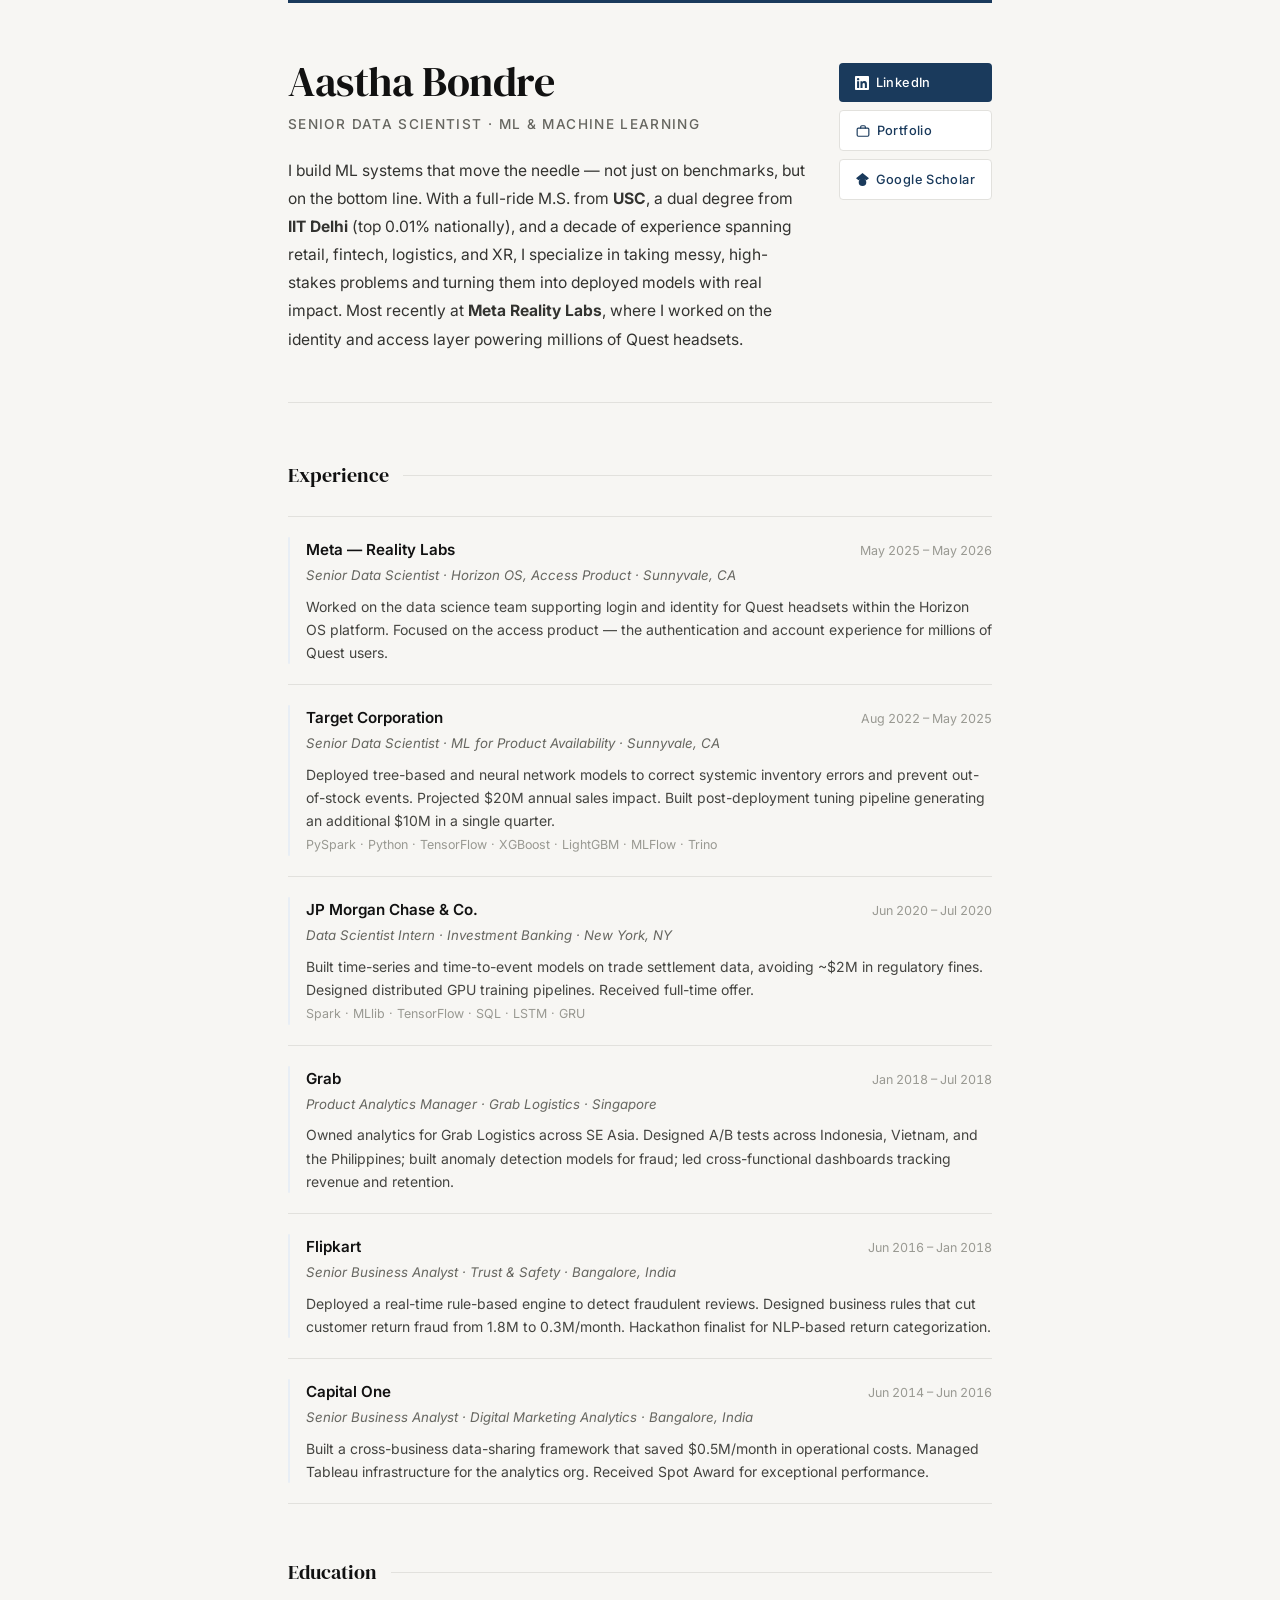
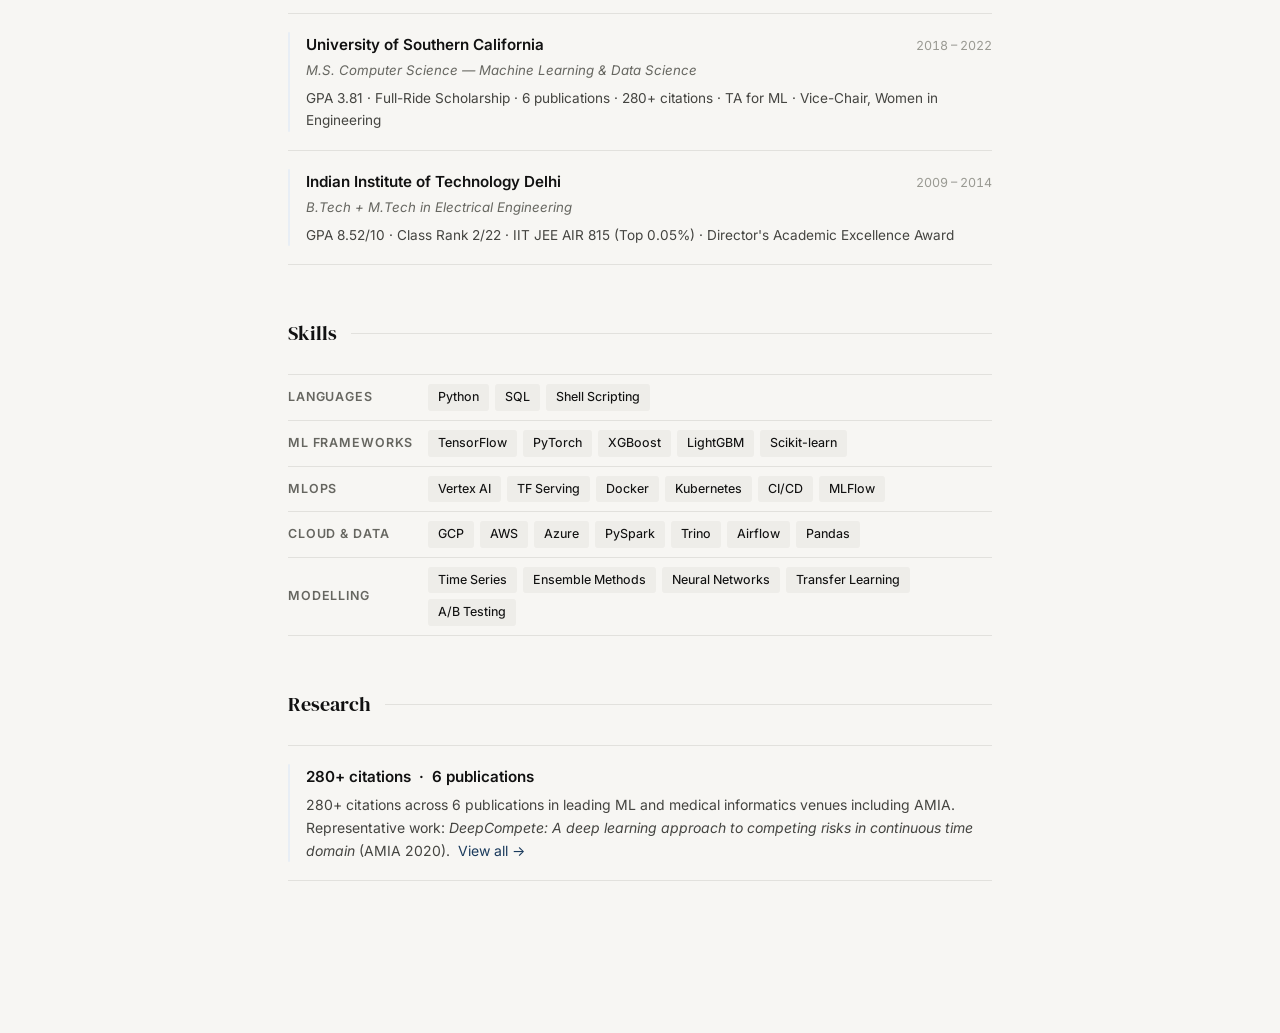
<file: index.html>
<!DOCTYPE html>
<html lang="en">
<head>
  <meta charset="UTF-8" />
  <meta name="viewport" content="width=device-width, initial-scale=1.0" />
  <title>Aastha Bondre — Data Scientist</title>
  <link rel="preconnect" href="https://fonts.googleapis.com">
  <link rel="preconnect" href="https://fonts.gstatic.com" crossorigin>
  <link href="https://fonts.googleapis.com/css2?family=DM+Serif+Display&family=Inter:wght@400;450;500;600&display=swap" rel="stylesheet">
  <link rel="stylesheet" href="styles.css">
</head>
<body>
<div class="page">
  <div class="top-rule"></div>
  <div id="header"></div>
  <div id="experience"></div>
  <div id="education"></div>
  <div id="skills"></div>
  <div id="research"></div>
</div>

<script src="data.js"></script>
<script src="render.js"></script>
<script>
  renderHeader("header");
  renderExperience("experience");
  renderEducation("education");
  renderSkills("skills");
  renderResearch("research");
</script>
</body>
</html>
</file>
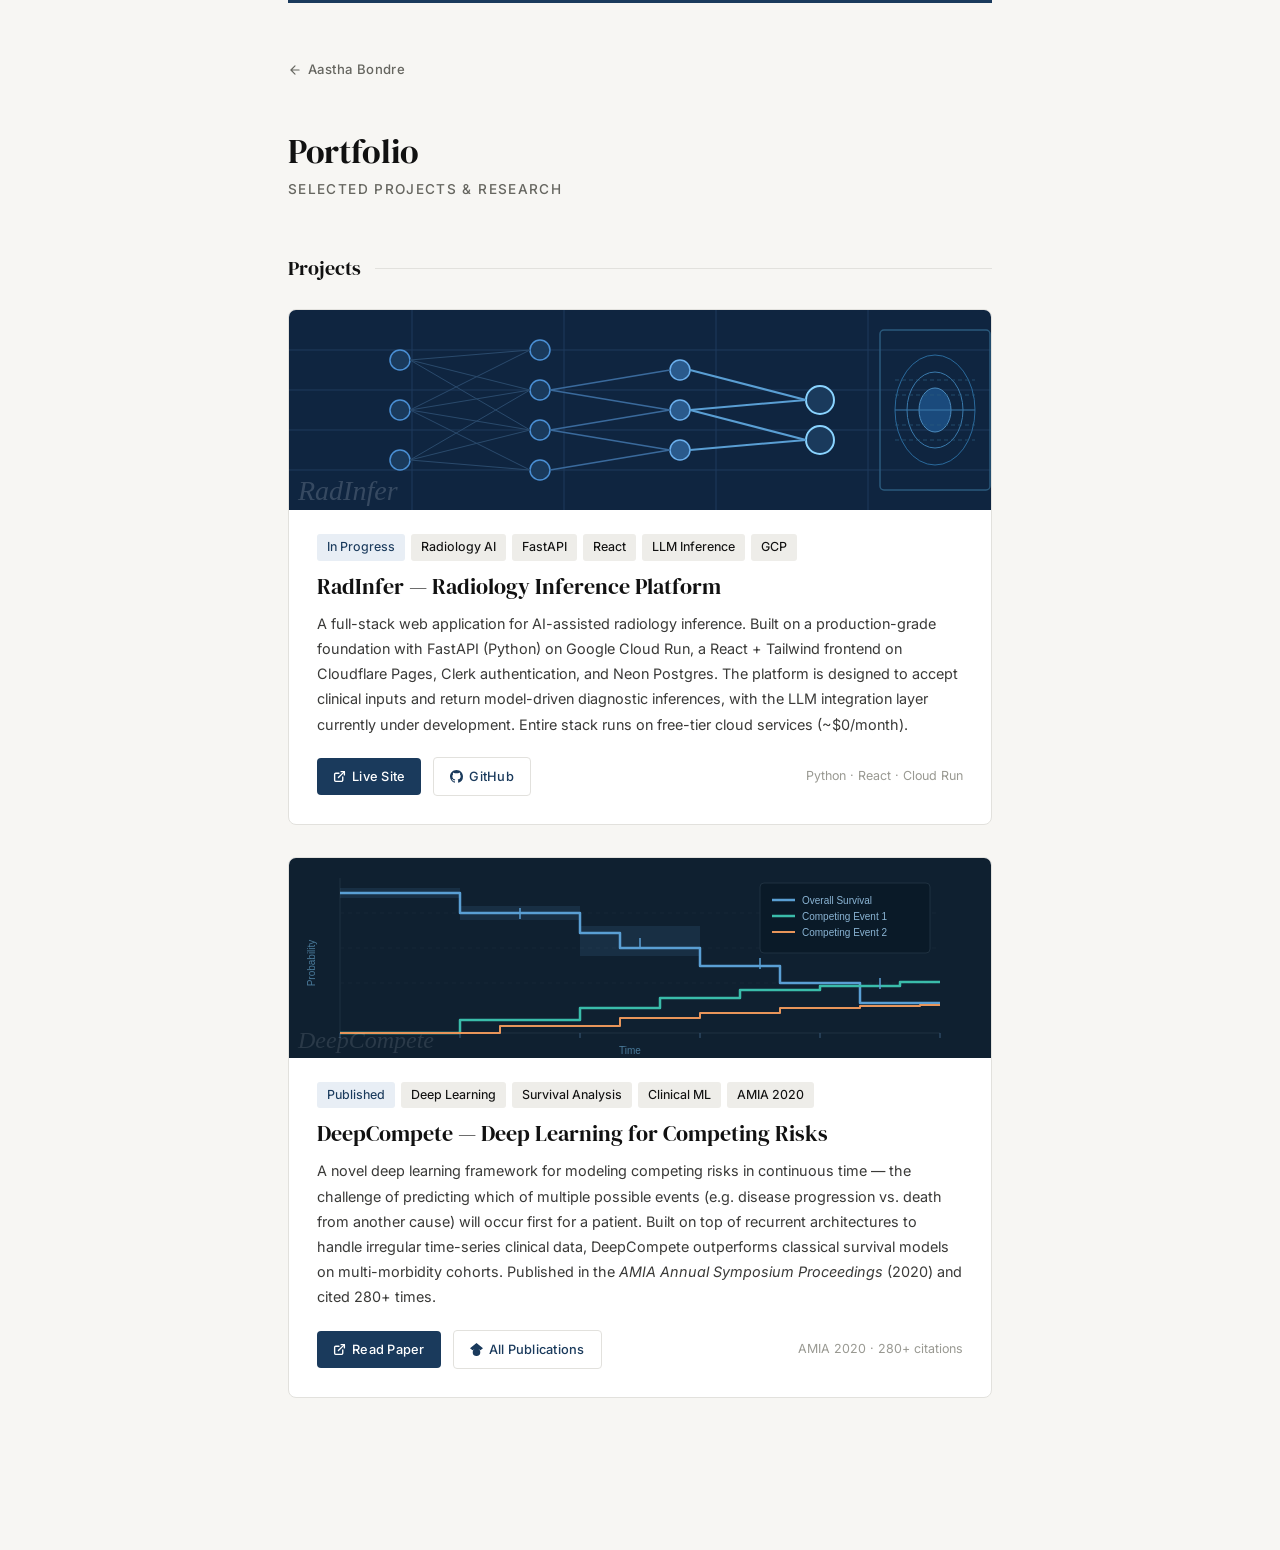
<file: portfolio.html>
<!DOCTYPE html>
<html lang="en">
<head>
  <meta charset="UTF-8" />
  <meta name="viewport" content="width=device-width, initial-scale=1.0" />
  <title>Portfolio — Aastha Bondre</title>
  <link rel="preconnect" href="https://fonts.googleapis.com">
  <link rel="preconnect" href="https://fonts.gstatic.com" crossorigin>
  <link href="https://fonts.googleapis.com/css2?family=DM+Serif+Display&family=Inter:wght@400;450;500;600&display=swap" rel="stylesheet">
  <link rel="stylesheet" href="styles.css">
</head>
<body>
<div class="page">
  <div class="top-rule"></div>

  <nav class="nav">
    <a class="back-link" href="/">
      <svg width="14" height="14" viewBox="0 0 24 24" fill="none" stroke="currentColor" stroke-width="2" stroke-linecap="round" stroke-linejoin="round">
        <path d="M19 12H5M12 5l-7 7 7 7"/>
      </svg>
      Aastha Bondre
    </a>
  </nav>

  <div class="page-header">
    <h1 class="page-name">Portfolio</h1>
    <p class="page-sub">Selected Projects &amp; Research</p>
  </div>

  <div id="projects"></div>
</div>

<script src="data.js"></script>
<script src="render.js"></script>
<script>
  renderProjects("projects");
</script>
</body>
</html>
</file>
<file: styles.css>
/* ============================================================
   styles.css — shared styles for aastha3.github.io
   ============================================================ */

*, *::before, *::after { box-sizing: border-box; margin: 0; padding: 0; }

:root {
  --bg:           #f7f6f3;
  --surface:      #ffffff;
  --fg:           #111111;
  --muted:        #666660;
  --subtle:       #999992;
  --accent:       #1a3a5c;
  --accent-light: #e8eef5;
  --border:       #e2e1dd;
  --tag-bg:       #eeede9;
  --serif:        'DM Serif Display', Georgia, serif;
  --sans:         'Inter', system-ui, -apple-system, sans-serif;
}

html { scroll-behavior: smooth; }

body {
  background: var(--bg);
  color: var(--fg);
  font-family: var(--sans);
  font-size: 15px;
  line-height: 1.65;
  -webkit-font-smoothing: antialiased;
}

a { color: var(--accent); text-decoration: none; }
a:hover { text-decoration: underline; }

/* ── Page wrapper ── */
.page {
  max-width: 760px;
  margin: 0 auto;
  padding: 0 28px 100px;
}

/* ── Top rule ── */
.top-rule {
  height: 3px;
  background: var(--accent);
  margin-bottom: 56px;
}

/* ── Nav ── */
.nav {
  display: flex;
  align-items: center;
  justify-content: space-between;
  margin-bottom: 52px;
}

.back-link {
  display: inline-flex;
  align-items: center;
  gap: 6px;
  font-size: 0.82rem;
  font-weight: 500;
  color: var(--muted);
  text-decoration: none;
  letter-spacing: 0.03em;
}
.back-link:hover { color: var(--accent); text-decoration: none; }

/* ── Header ── */
header {
  display: grid;
  grid-template-columns: 1fr auto;
  gap: 24px;
  align-items: start;
  margin-bottom: 56px;
  padding-bottom: 48px;
  border-bottom: 1px solid var(--border);
}

.name {
  font-family: var(--serif);
  font-size: 2.6rem;
  font-weight: 400;
  letter-spacing: -0.01em;
  line-height: 1.1;
  margin-bottom: 8px;
}

.title-line {
  font-size: 0.85rem;
  font-weight: 500;
  letter-spacing: 0.1em;
  text-transform: uppercase;
  color: var(--muted);
  margin-bottom: 22px;
}

.bio {
  font-size: 0.975rem;
  line-height: 1.8;
  color: #333330;
  max-width: 540px;
}

/* ── Header buttons ── */
.header-btns {
  display: flex;
  flex-direction: column;
  gap: 8px;
  margin-top: 4px;
}

.hdr-btn {
  display: inline-flex;
  align-items: center;
  gap: 7px;
  font-size: 0.8rem;
  font-weight: 500;
  letter-spacing: 0.03em;
  padding: 9px 16px;
  border-radius: 4px;
  text-decoration: none;
  white-space: nowrap;
  transition: background 0.15s;
}

.btn-linkedin  { background: var(--accent); color: #fff; }
.btn-linkedin:hover { background: #122a43; text-decoration: none; }

.btn-portfolio { background: #fff; color: var(--accent); border: 1px solid var(--border); }
.btn-portfolio:hover { background: var(--accent-light); text-decoration: none; }

.btn-scholar   { background: #fff; color: var(--accent); border: 1px solid var(--border); }
.btn-scholar:hover { background: var(--accent-light); text-decoration: none; }

/* ── Section header ── */
section { margin-bottom: 52px; }

.section-header {
  display: flex;
  align-items: center;
  gap: 14px;
  margin-bottom: 24px;
}

.section-title {
  font-family: var(--serif);
  font-size: 1.25rem;
  font-weight: 400;
  white-space: nowrap;
}

.section-rule {
  flex: 1;
  height: 1px;
  background: var(--border);
}

/* ── Experience ── */
.exp-list { list-style: none; }

.exp-item {
  padding: 20px 0 20px 18px;
  border-bottom: 1px solid var(--border);
  position: relative;
}
.exp-item:first-child { border-top: 1px solid var(--border); }

.exp-item::before {
  content: '';
  position: absolute;
  left: 0; top: 20px; bottom: 20px;
  width: 2px;
  background: var(--accent-light);
  border-radius: 2px;
}
.exp-item.current::before { background: var(--accent); }

.exp-top {
  display: flex;
  justify-content: space-between;
  align-items: baseline;
  gap: 16px;
  margin-bottom: 3px;
}

.exp-company { font-weight: 600; font-size: 0.95rem; }
.exp-dates   { font-size: 0.78rem; color: var(--subtle); white-space: nowrap; flex-shrink: 0; font-variant-numeric: tabular-nums; }
.exp-role    { font-size: 0.83rem; color: var(--muted); margin-bottom: 8px; font-style: italic; }
.exp-detail  { font-size: 0.875rem; color: #444440; line-height: 1.65; }
.stack       { font-size: 0.78rem; color: var(--subtle); font-style: normal; }

/* ── Education ── */
.edu-list { list-style: none; }

.edu-item {
  padding: 18px 0 18px 18px;
  border-bottom: 1px solid var(--border);
  position: relative;
}
.edu-item:first-child { border-top: 1px solid var(--border); }
.edu-item::before {
  content: '';
  position: absolute;
  left: 0; top: 18px; bottom: 18px;
  width: 2px;
  background: var(--accent-light);
  border-radius: 2px;
}

.edu-top    { display: flex; justify-content: space-between; align-items: baseline; gap: 16px; margin-bottom: 3px; }
.edu-school { font-weight: 600; font-size: 0.95rem; }
.edu-years  { font-size: 0.78rem; color: var(--subtle); white-space: nowrap; flex-shrink: 0; font-variant-numeric: tabular-nums; }
.edu-degree { font-size: 0.83rem; color: var(--muted); font-style: italic; margin-bottom: 6px; }
.edu-note   { font-size: 0.85rem; color: #444440; line-height: 1.6; }

/* ── Skills ── */
.skills-grid { display: grid; grid-template-columns: 140px 1fr; }

.skill-row { display: contents; }

.skill-cat {
  font-size: 0.78rem; font-weight: 600;
  color: var(--muted); text-transform: uppercase; letter-spacing: 0.07em;
  padding: 11px 0;
  border-bottom: 1px solid var(--border);
  display: flex; align-items: center;
}

.skill-tags {
  padding: 9px 0;
  border-bottom: 1px solid var(--border);
  display: flex; flex-wrap: wrap; gap: 6px; align-items: center;
}

.skill-row:first-child .skill-cat,
.skill-row:first-child .skill-tags { border-top: 1px solid var(--border); }

.tag {
  background: var(--tag-bg);
  color: var(--fg);
  font-size: 0.78rem;
  padding: 3px 10px;
  border-radius: 3px;
  font-weight: 450;
}

/* ── Research ── */
.pub-block {
  padding: 18px 0 18px 18px;
  border-top: 1px solid var(--border);
  border-bottom: 1px solid var(--border);
  position: relative;
}
.pub-block::before {
  content: '';
  position: absolute;
  left: 0; top: 18px; bottom: 18px;
  width: 2px;
  background: var(--accent-light);
  border-radius: 2px;
}
.pub-count  { font-weight: 600; font-size: 0.95rem; margin-bottom: 4px; }
.pub-detail { font-size: 0.875rem; color: #444440; line-height: 1.65; }

/* ── Portfolio page header ── */
.page-header { margin-bottom: 52px; }
.page-name {
  font-family: var(--serif);
  font-size: 2.1rem; font-weight: 400;
  letter-spacing: -0.01em; line-height: 1.1;
  margin-bottom: 8px;
}
.page-sub {
  font-size: 0.85rem; font-weight: 500;
  letter-spacing: 0.1em; text-transform: uppercase;
  color: var(--muted);
}

/* ── Project cards ── */
.projects { display: flex; flex-direction: column; gap: 32px; }

.card {
  background: var(--surface);
  border: 1px solid var(--border);
  border-radius: 8px;
  overflow: hidden;
}

.card-image {
  width: 100%; height: 200px;
  display: block;
  background: var(--accent-light);
}

.card-body { padding: 24px 28px 28px; }

.card-tags { display: flex; flex-wrap: wrap; gap: 6px; margin-bottom: 12px; }

.tag-accent { background: var(--accent-light); color: var(--accent); }

.card-title {
  font-family: var(--serif);
  font-size: 1.35rem; font-weight: 400;
  line-height: 1.3; margin-bottom: 10px;
}

.card-desc { font-size: 0.9rem; color: #3a3a38; line-height: 1.75; margin-bottom: 20px; }

.card-footer {
  display: flex; align-items: center;
  gap: 12px; flex-wrap: wrap;
}

.btn {
  display: inline-flex; align-items: center; gap: 6px;
  font-size: 0.8rem; font-weight: 500;
  padding: 8px 16px; border-radius: 4px;
  text-decoration: none;
  transition: background 0.15s;
  letter-spacing: 0.02em;
}

.btn-primary { background: var(--accent); color: #fff; }
.btn-primary:hover { background: #122a43; text-decoration: none; }

.btn-secondary { background: #fff; color: var(--accent); border: 1px solid var(--border); }
.btn-secondary:hover { background: var(--accent-light); text-decoration: none; }

.card-meta { font-size: 0.78rem; color: var(--subtle); margin-left: auto; }
</file>
